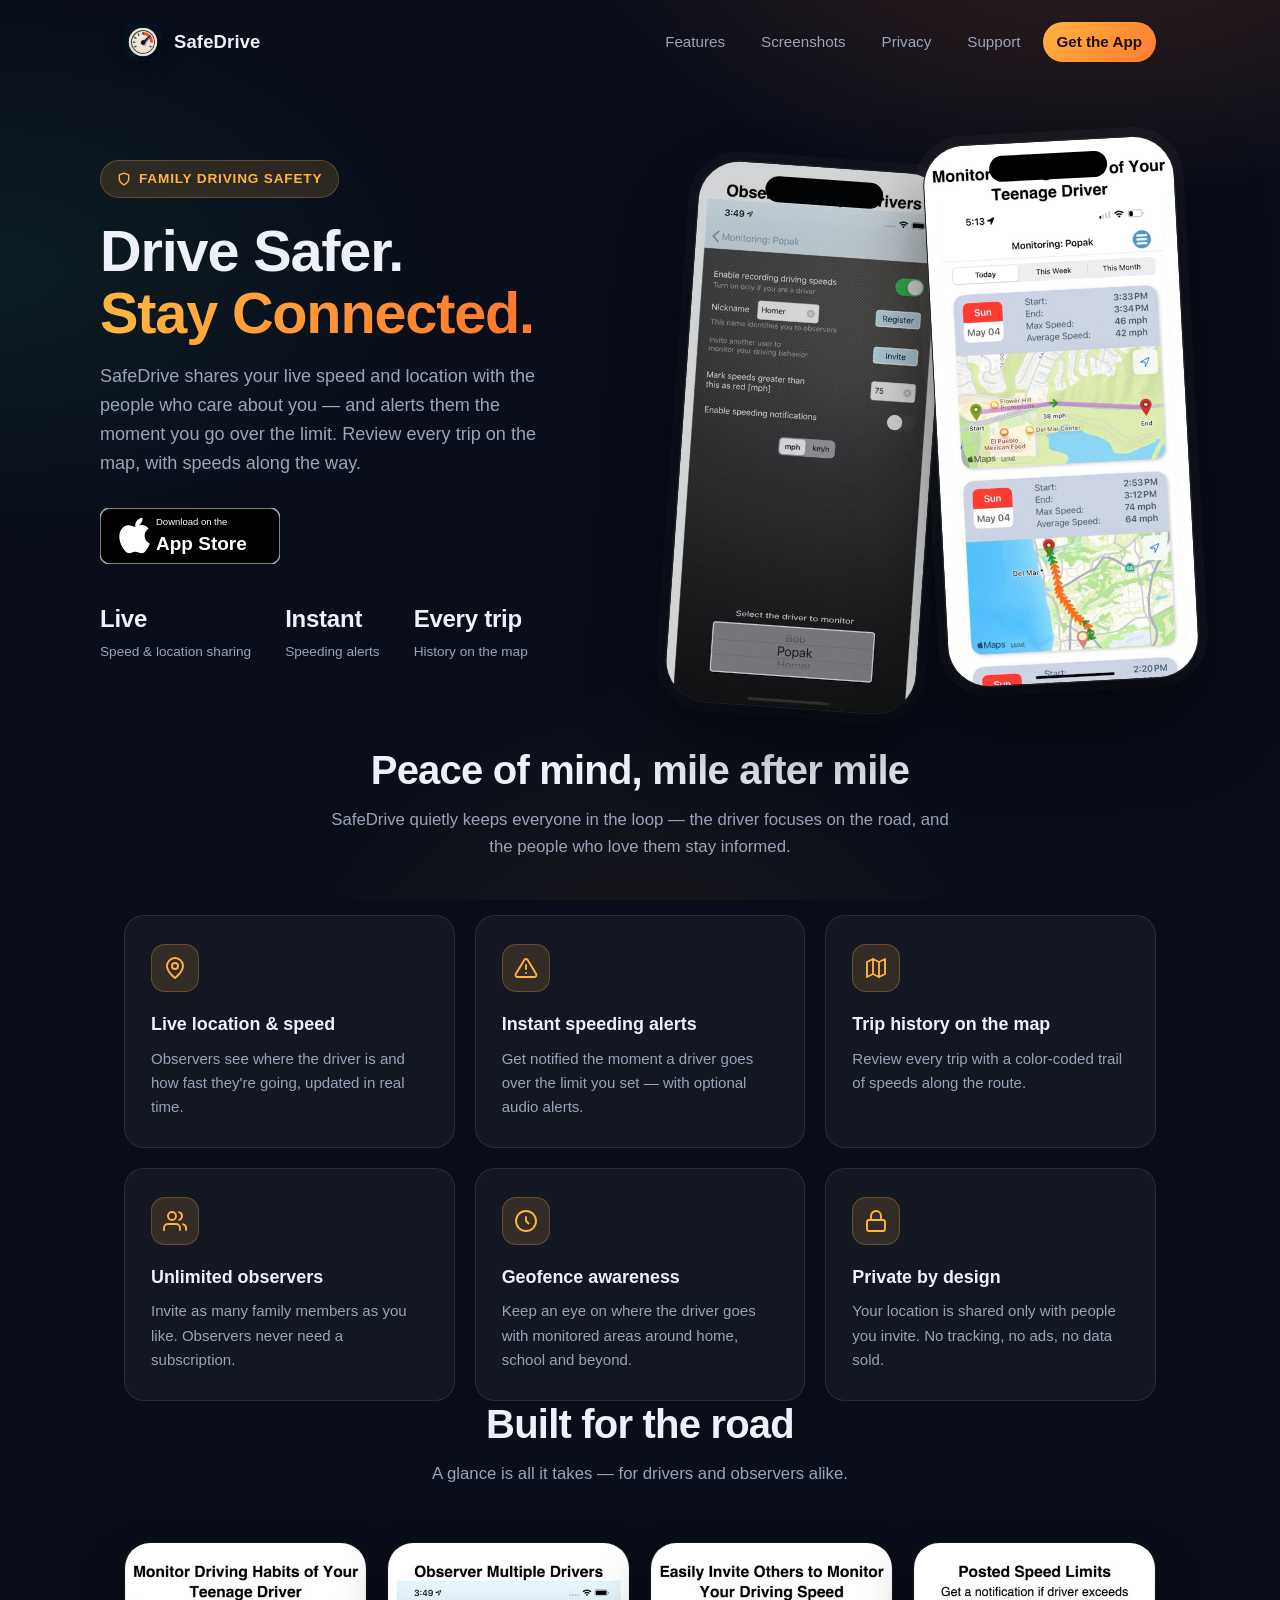
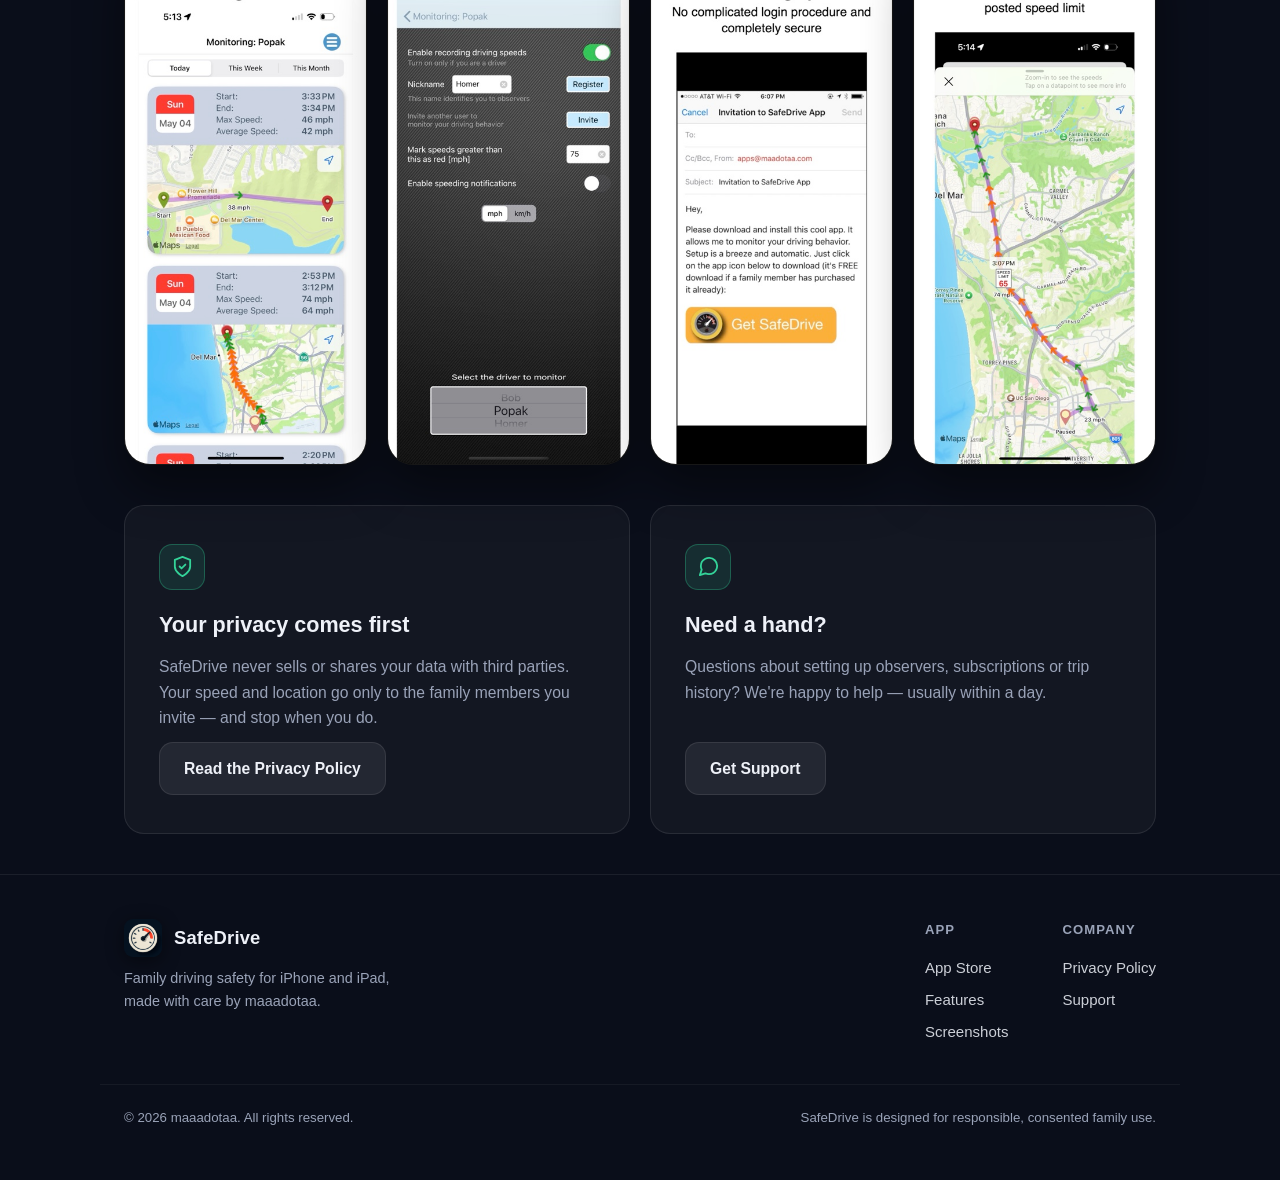
<file: index.html>
<!DOCTYPE html>
<html lang="en">
<head>
  <meta charset="UTF-8" />
  <meta name="viewport" content="width=device-width, initial-scale=1.0" />
  <title>SafeDrive — Drive Safer. Stay Connected.</title>
  <meta name="description" content="SafeDrive shares your live speed and location with the people who care about you, with instant speeding alerts and full trip history. Family driving safety for iPhone and iPad." />
  <meta property="og:title" content="SafeDrive — Drive Safer. Stay Connected." />
  <meta property="og:description" content="Live speed and location sharing for families, with instant speeding alerts and trip history." />
  <meta property="og:image" content="assets/img/app-icon-512.png" />
  <meta property="og:type" content="website" />
  <link rel="icon" type="image/png" sizes="32x32" href="assets/img/favicon-32.png" />
  <link rel="icon" type="image/png" sizes="128x128" href="assets/img/favicon-128.png" />
  <link rel="apple-touch-icon" href="assets/img/apple-touch-icon.png" />
  <link rel="stylesheet" href="assets/css/styles.css" />
</head>
<body>

  <!-- ======= Nav ======= -->
  <header class="wrap">
    <nav>
      <a class="brand" href="index.html">
        <img src="assets/img/app-icon-512.png" alt="SafeDrive app icon" />
        SafeDrive
      </a>
      <div class="nav-links">
        <a href="#features">Features</a>
        <a href="#screenshots">Screenshots</a>
        <a href="privacy.html">Privacy</a>
        <a href="support.html">Support</a>
        <a class="nav-cta" href="https://apps.apple.com/app/id1121073530">Get the App</a>
      </div>
    </nav>
  </header>

  <!-- ======= Hero ======= -->
  <section class="hero wrap" style="padding-top: 56px;">
    <div class="hero-copy">
      <span class="eyebrow">
        <svg width="14" height="14" viewBox="0 0 24 24" fill="none" stroke="currentColor" stroke-width="2.4" stroke-linecap="round" stroke-linejoin="round"><path d="M12 22s8-4 8-10V5l-8-3-8 3v7c0 6 8 10 8 10z"/></svg>
        Family driving safety
      </span>
      <h1>Drive Safer.<br /><span class="grad">Stay Connected.</span></h1>
      <p class="lede">
        SafeDrive shares your live speed and location with the people who care
        about you — and alerts them the moment you go over the limit. Review
        every trip on the map, with speeds along the way.
      </p>
      <div class="hero-actions">
        <a class="store-badge" href="https://apps.apple.com/app/id1121073530" aria-label="Download SafeDrive on the App Store">
          <svg xmlns="http://www.w3.org/2000/svg" viewBox="0 0 180 56">
            <rect width="180" height="56" rx="10" fill="#000" stroke="#A6A6A6" stroke-width="1.5"/>
            <path d="M44.6 27.9c0-4.7 3.8-7 4-7.1-2.2-3.2-5.6-3.7-6.8-3.7-2.9-.3-5.6 1.7-7.1 1.7-1.5 0-3.7-1.7-6.1-1.6-3.2 0-6.1 1.8-7.7 4.7-3.3 5.7-.8 14.1 2.4 18.7 1.6 2.3 3.4 4.8 5.9 4.7 2.4-.1 3.3-1.5 6.1-1.5 2.9 0 3.7 1.5 6.2 1.5 2.6 0 4.2-2.3 5.7-4.6 1.8-2.6 2.5-5.2 2.6-5.3-.1-.1-5-1.9-5.2-7.5zM40.6 15.7c1.3-1.6 2.2-3.8 1.9-6-1.9.1-4.1 1.2-5.4 2.8-1.2 1.4-2.2 3.6-1.9 5.7 2.1.2 4.2-1 5.4-2.5z" fill="#fff"/>
            <text x="56" y="17" font-family="-apple-system, 'Helvetica Neue', Arial, sans-serif" font-size="9.5" fill="#fff">Download on the</text>
            <text x="56" y="42" font-family="-apple-system, 'Helvetica Neue', Arial, sans-serif" font-size="19" font-weight="600" fill="#fff">App&nbsp;Store</text>
          </svg>
        </a>
      </div>
      <div class="hero-stats">
        <div class="stat"><b>Live</b><span>Speed &amp; location sharing</span></div>
        <div class="stat"><b>Instant</b><span>Speeding alerts</span></div>
        <div class="stat"><b>Every trip</b><span>History on the map</span></div>
      </div>
    </div>

    <div class="hero-visual">
      <div class="glow-orb"></div>
      <div class="phone back">
        <img src="assets/img/screenshot-2.jpg" alt="SafeDrive live map with speed" />
        <div class="notch"></div>
      </div>
      <div class="phone front">
        <img src="assets/img/screenshot-1.jpg" alt="SafeDrive live speed display" />
        <div class="notch"></div>
      </div>
    </div>
  </section>

  <!-- ======= Features ======= -->
  <section id="features" class="wrap">
    <div class="sec-head">
      <h2>Peace of mind, mile after mile</h2>
      <p>
        SafeDrive quietly keeps everyone in the loop — the driver focuses on the
        road, and the people who love them stay informed.
      </p>
    </div>
    <div class="features">
      <div class="feature">
        <div class="icon">
          <svg viewBox="0 0 24 24" fill="none" stroke-width="1.9" stroke-linecap="round" stroke-linejoin="round"><path d="M20 10c0 6-8 12-8 12s-8-6-8-12a8 8 0 0 1 16 0z"/><circle cx="12" cy="10" r="3"/></svg>
        </div>
        <h3>Live location &amp; speed</h3>
        <p>Observers see where the driver is and how fast they're going, updated in real time.</p>
      </div>
      <div class="feature">
        <div class="icon">
          <svg viewBox="0 0 24 24" fill="none" stroke-width="1.9" stroke-linecap="round" stroke-linejoin="round"><path d="M10.3 3.9 1.8 18a2 2 0 0 0 1.7 3h17a2 2 0 0 0 1.7-3L13.7 3.9a2 2 0 0 0-3.4 0z"/><line x1="12" y1="9" x2="12" y2="13"/><line x1="12" y1="17" x2="12.01" y2="17"/></svg>
        </div>
        <h3>Instant speeding alerts</h3>
        <p>Get notified the moment a driver goes over the limit you set — with optional audio alerts.</p>
      </div>
      <div class="feature">
        <div class="icon">
          <svg viewBox="0 0 24 24" fill="none" stroke-width="1.9" stroke-linecap="round" stroke-linejoin="round"><polygon points="3 6 9 3 15 6 21 3 21 18 15 21 9 18 3 21"/><line x1="9" y1="3" x2="9" y2="18"/><line x1="15" y1="6" x2="15" y2="21"/></svg>
        </div>
        <h3>Trip history on the map</h3>
        <p>Review every trip with a color-coded trail of speeds along the route.</p>
      </div>
      <div class="feature">
        <div class="icon">
          <svg viewBox="0 0 24 24" fill="none" stroke-width="1.9" stroke-linecap="round" stroke-linejoin="round"><path d="M17 21v-2a4 4 0 0 0-4-4H5a4 4 0 0 0-4 4v2"/><circle cx="9" cy="7" r="4"/><path d="M23 21v-2a4 4 0 0 0-3-3.87"/><path d="M16 3.13a4 4 0 0 1 0 7.75"/></svg>
        </div>
        <h3>Unlimited observers</h3>
        <p>Invite as many family members as you like. Observers never need a subscription.</p>
      </div>
      <div class="feature">
        <div class="icon">
          <svg viewBox="0 0 24 24" fill="none" stroke-width="1.9" stroke-linecap="round" stroke-linejoin="round"><circle cx="12" cy="12" r="10"/><path d="M12 8v4l2.5 2.5"/></svg>
        </div>
        <h3>Geofence awareness</h3>
        <p>Keep an eye on where the driver goes with monitored areas around home, school and beyond.</p>
      </div>
      <div class="feature">
        <div class="icon">
          <svg viewBox="0 0 24 24" fill="none" stroke-width="1.9" stroke-linecap="round" stroke-linejoin="round"><rect x="3" y="11" width="18" height="11" rx="2"/><path d="M7 11V7a5 5 0 0 1 10 0v4"/></svg>
        </div>
        <h3>Private by design</h3>
        <p>Your location is shared only with people you invite. No tracking, no ads, no data sold.</p>
      </div>
    </div>
  </section>

  <!-- ======= Screenshots ======= -->
  <section id="screenshots" class="wrap">
    <div class="sec-head">
      <h2>Built for the road</h2>
      <p>A glance is all it takes — for drivers and observers alike.</p>
    </div>
    <div class="shots">
      <figure><img src="assets/img/screenshot-1.jpg" alt="SafeDrive live speed and location screen" /></figure>
      <figure><img src="assets/img/screenshot-2.jpg" alt="SafeDrive map view with speed trail" /></figure>
      <figure><img src="assets/img/screenshot-3.jpg" alt="SafeDrive monitored drivers screen" /></figure>
      <figure><img src="assets/img/screenshot-4.jpg" alt="SafeDrive trip history and settings" /></figure>
    </div>
  </section>

  <!-- ======= Privacy / Support ======= -->
  <section class="wrap" style="padding-top: 40px;">
    <div class="band">
      <div class="card">
        <div class="shield">
          <svg viewBox="0 0 24 24" fill="none" stroke-width="1.9" stroke-linecap="round" stroke-linejoin="round"><path d="M12 22s8-4 8-10V5l-8-3-8 3v7c0 6 8 10 8 10z"/><path d="M9 12l2 2 4-4"/></svg>
        </div>
        <h3>Your privacy comes first</h3>
        <p>
          SafeDrive never sells or shares your data with third parties. Your
          speed and location go only to the family members you invite — and
          stop when you do.
        </p>
        <a class="btn ghost" href="privacy.html">Read the Privacy Policy</a>
      </div>
      <div class="card">
        <div class="shield">
          <svg viewBox="0 0 24 24" fill="none" stroke-width="1.9" stroke-linecap="round" stroke-linejoin="round"><path d="M21 11.5a8.38 8.38 0 0 1-.9 3.8 8.5 8.5 0 0 1-7.6 4.7 8.38 8.38 0 0 1-3.8-.9L3 21l1.9-5.7a8.38 8.38 0 0 1-.9-3.8 8.5 8.5 0 0 1 4.7-7.6 8.38 8.38 0 0 1 3.8-.9h.5a8.48 8.48 0 0 1 8 8v.5z"/></svg>
        </div>
        <h3>Need a hand?</h3>
        <p>
          Questions about setting up observers, subscriptions or trip history?
          We're happy to help — usually within a day.
        </p>
        <a class="btn ghost" href="support.html">Get Support</a>
      </div>
    </div>
  </section>

  <!-- ======= Footer ======= -->
  <footer>
    <div class="wrap footer-grid">
      <div class="footer-brand">
        <a class="brand" href="index.html">
          <img src="assets/img/app-icon-512.png" alt="SafeDrive app icon" />
          SafeDrive
        </a>
        <p>Family driving safety for iPhone and iPad, made with care by maaadotaa.</p>
      </div>
      <div class="footer-links">
        <div>
          <h4>App</h4>
          <a href="https://apps.apple.com/app/id1121073530">App Store</a>
          <a href="#features">Features</a>
          <a href="#screenshots">Screenshots</a>
        </div>
        <div>
          <h4>Company</h4>
          <a href="privacy.html">Privacy Policy</a>
          <a href="support.html">Support</a>
        </div>
      </div>
    </div>
    <div class="wrap copyright">
      <span>© 2026 maaadotaa. All rights reserved.</span>
      <span>SafeDrive is designed for responsible, consented family use.</span>
    </div>
  </footer>

</body>
</html>
</file>
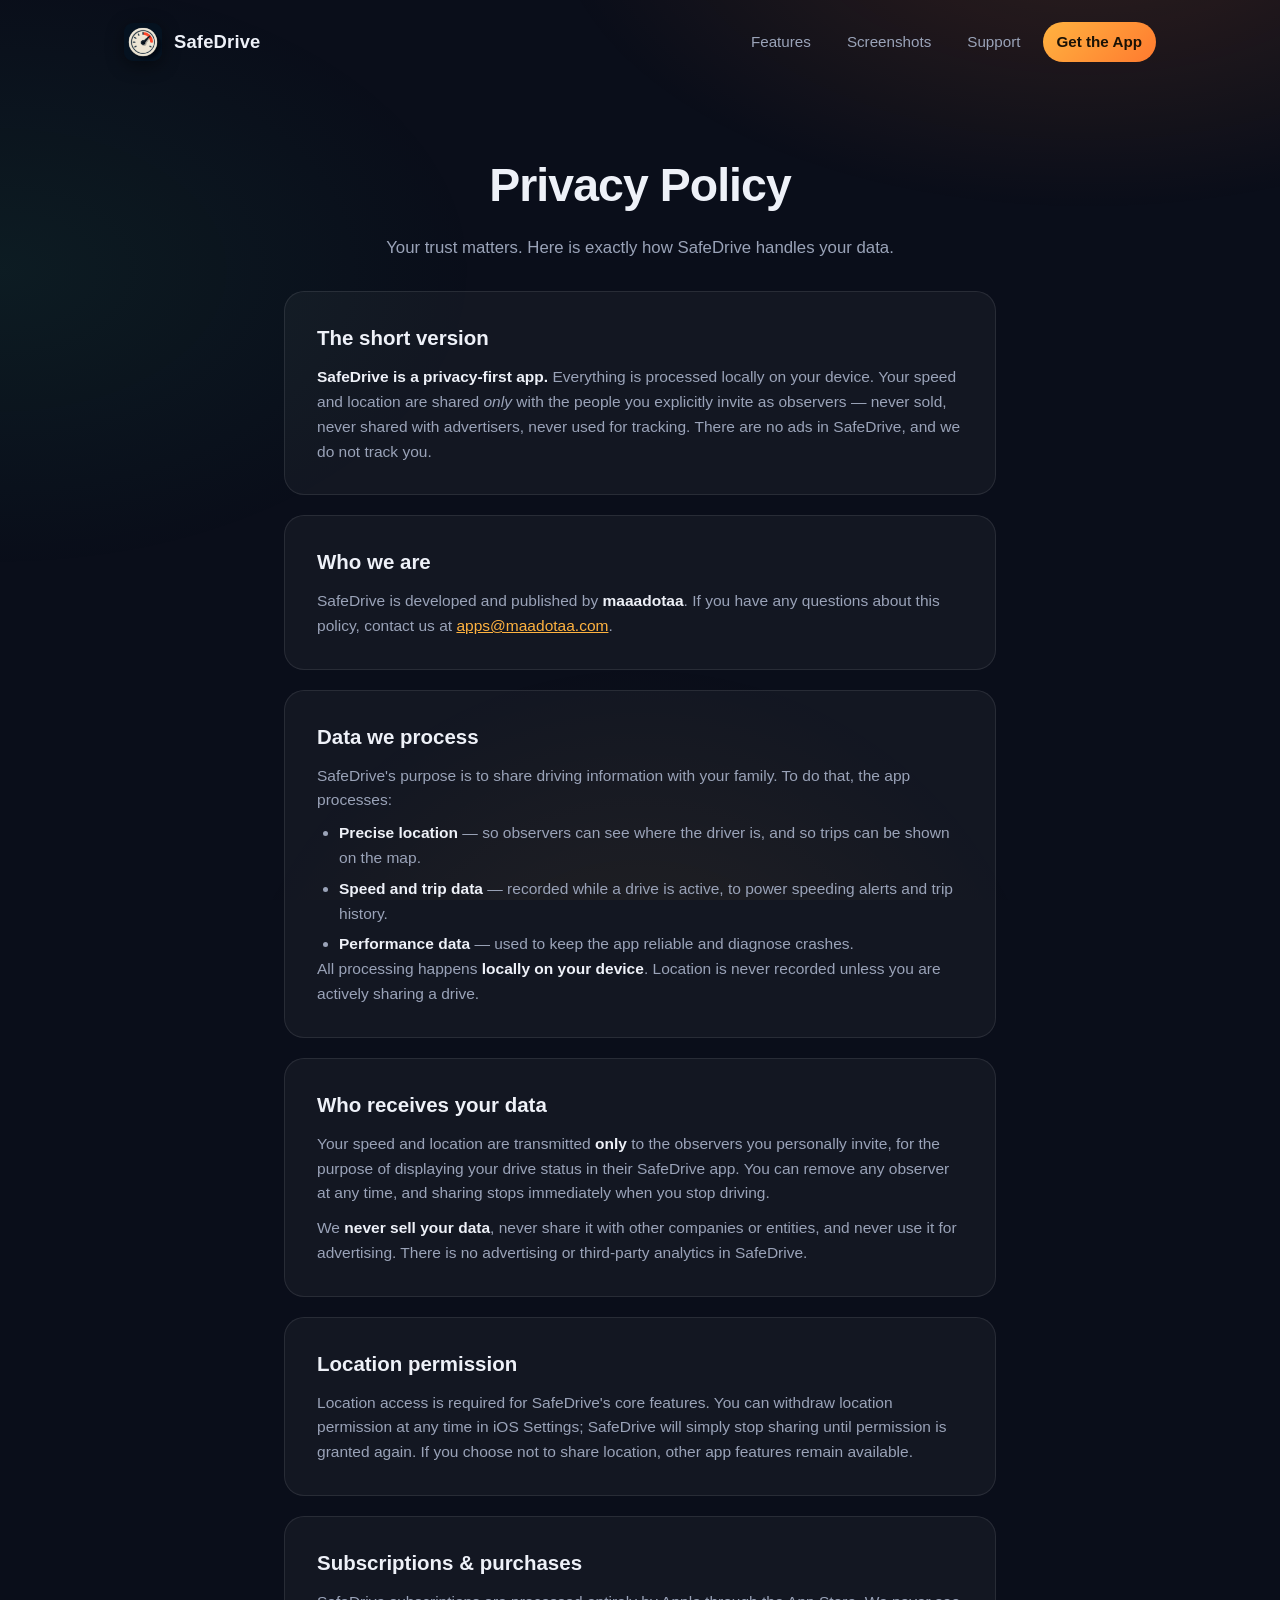
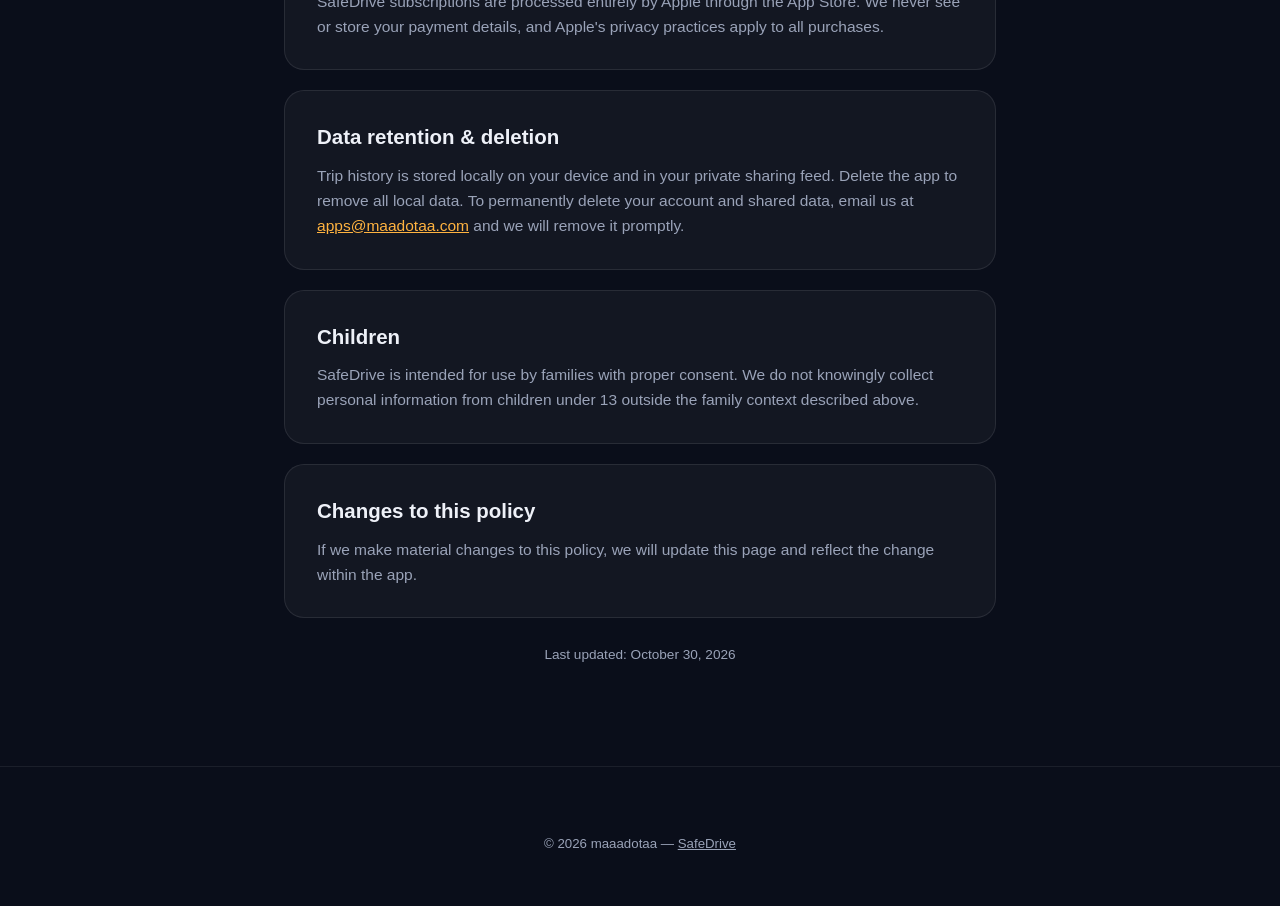
<file: privacy.html>
<!DOCTYPE html>
<html lang="en">
<head>
  <meta charset="UTF-8" />
  <meta name="viewport" content="width=device-width, initial-scale=1.0" />
  <title>Privacy Policy — SafeDrive</title>
  <meta name="description" content="SafeDrive privacy policy — your speed and location are shared only with the people you invite. No tracking, no ads, no data sold." />
  <link rel="icon" type="image/png" sizes="32x32" href="assets/img/favicon-32.png" />
  <link rel="icon" type="image/png" sizes="128x128" href="assets/img/favicon-128.png" />
  <link rel="apple-touch-icon" href="assets/img/apple-touch-icon.png" />
  <link rel="stylesheet" href="assets/css/styles.css" />
</head>
<body>

  <header class="wrap">
    <nav>
      <a class="brand" href="index.html">
        <img src="assets/img/app-icon-512.png" alt="SafeDrive app icon" />
        SafeDrive
      </a>
      <div class="nav-links">
        <a href="index.html#features">Features</a>
        <a href="index.html#screenshots">Screenshots</a>
        <a href="support.html">Support</a>
        <a class="nav-cta" href="https://apps.apple.com/app/id1121073530">Get the App</a>
      </div>
    </nav>
  </header>

  <div class="page-head wrap">
    <h1>Privacy Policy</h1>
    <p>Your trust matters. Here is exactly how SafeDrive handles your data.</p>
  </div>

  <div class="prose wrap">
    <div class="block">
      <h2>The short version</h2>
      <p>
        <strong style="color: var(--text);">SafeDrive is a privacy-first app.</strong>
        Everything is processed locally on your device. Your speed and location
        are shared <em>only</em> with the people you explicitly invite as
        observers — never sold, never shared with advertisers, never used for
        tracking. There are no ads in SafeDrive, and we do not track you.
      </p>
    </div>

    <div class="block">
      <h2>Who we are</h2>
      <p>
        SafeDrive is developed and published by <strong style="color: var(--text);">maaadotaa</strong>.
        If you have any questions about this policy, contact us at
        <a href="mailto:apps@maadotaa.com" style="color: var(--accent);">apps@maadotaa.com</a>.
      </p>
    </div>

    <div class="block">
      <h2>Data we process</h2>
      <p>SafeDrive's purpose is to share driving information with your family. To do that, the app processes:</p>
      <ul>
        <li><strong style="color: var(--text);">Precise location</strong> — so observers can see where the driver is, and so trips can be shown on the map.</li>
        <li><strong style="color: var(--text);">Speed and trip data</strong> — recorded while a drive is active, to power speeding alerts and trip history.</li>
        <li><strong style="color: var(--text);">Performance data</strong> — used to keep the app reliable and diagnose crashes.</li>
      </ul>
      <p>
        All processing happens <strong style="color: var(--text);">locally on your device</strong>.
        Location is never recorded unless you are actively sharing a drive.
      </p>
    </div>

    <div class="block">
      <h2>Who receives your data</h2>
      <p>
        Your speed and location are transmitted <strong style="color: var(--text);">only</strong>
        to the observers you personally invite, for the purpose of displaying
        your drive status in their SafeDrive app. You can remove any observer at
        any time, and sharing stops immediately when you stop driving.
      </p>
      <p>
        We <strong style="color: var(--text);">never sell your data</strong>, never share it
        with other companies or entities, and never use it for advertising.
        There is no advertising or third-party analytics in SafeDrive.
      </p>
    </div>

    <div class="block">
      <h2>Location permission</h2>
      <p>
        Location access is required for SafeDrive's core features. You can
        withdraw location permission at any time in iOS Settings; SafeDrive
        will simply stop sharing until permission is granted again. If you
        choose not to share location, other app features remain available.
      </p>
    </div>

    <div class="block">
      <h2>Subscriptions &amp; purchases</h2>
      <p>
        SafeDrive subscriptions are processed entirely by Apple through the App
        Store. We never see or store your payment details, and Apple's privacy
        practices apply to all purchases.
      </p>
    </div>

    <div class="block">
      <h2>Data retention &amp; deletion</h2>
      <p>
        Trip history is stored locally on your device and in your private
        sharing feed. Delete the app to remove all local data. To permanently
        delete your account and shared data, email us at
        <a href="mailto:apps@maadotaa.com" style="color: var(--accent);">apps@maadotaa.com</a>
        and we will remove it promptly.
      </p>
    </div>

    <div class="block">
      <h2>Children</h2>
      <p>
        SafeDrive is intended for use by families with proper consent. We do
        not knowingly collect personal information from children under 13
        outside the family context described above.
      </p>
    </div>

    <div class="block">
      <h2>Changes to this policy</h2>
      <p>
        If we make material changes to this policy, we will update this page
        and reflect the change within the app.
      </p>
    </div>

    <p class="updated">Last updated: October 30, 2026</p>
  </div>

  <footer>
    <div class="wrap copyright" style="border-top: none; margin-top: 0; justify-content: center;">
      <span>© 2026 maaadotaa — <a href="index.html" style="color: var(--text-dim);">SafeDrive</a></span>
    </div>
  </footer>

</body>
</html>
</file>
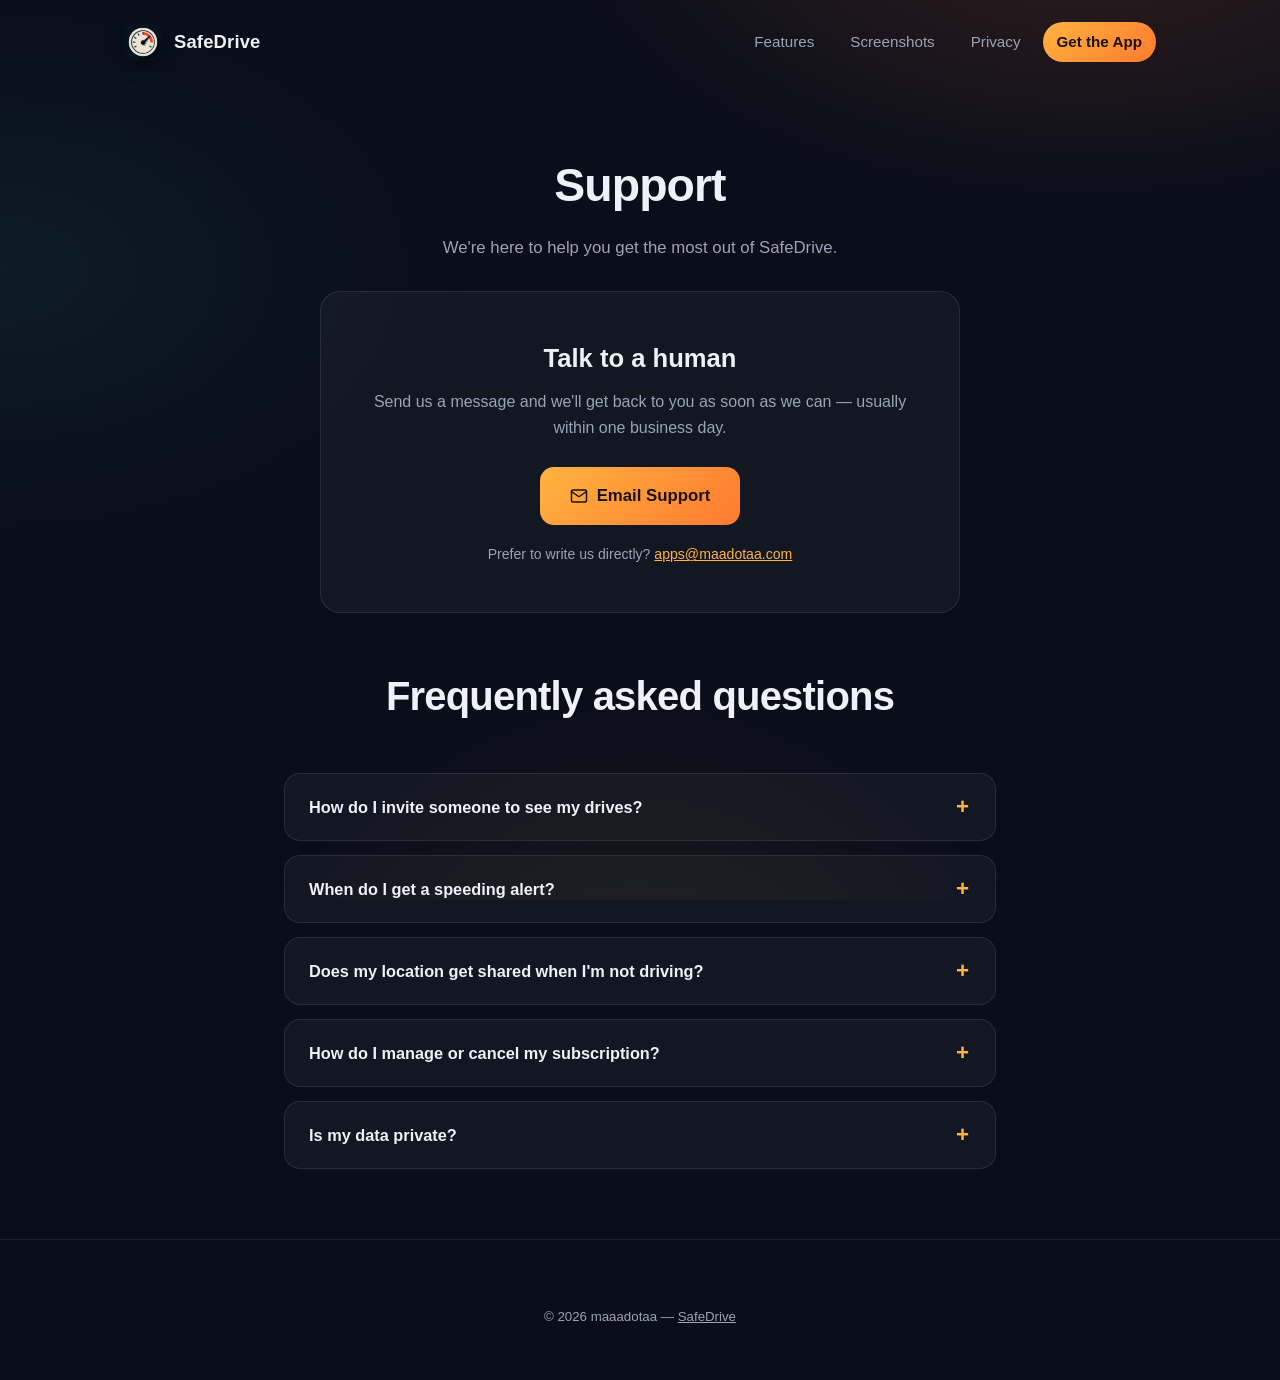
<file: support.html>
<!DOCTYPE html>
<html lang="en">
<head>
  <meta charset="UTF-8" />
  <meta name="viewport" content="width=device-width, initial-scale=1.0" />
  <title>Support — SafeDrive</title>
  <meta name="description" content="Need help with SafeDrive? Contact our support team and get answers to common questions about observers, alerts and subscriptions." />
  <link rel="icon" type="image/png" sizes="32x32" href="assets/img/favicon-32.png" />
  <link rel="icon" type="image/png" sizes="128x128" href="assets/img/favicon-128.png" />
  <link rel="apple-touch-icon" href="assets/img/apple-touch-icon.png" />
  <link rel="stylesheet" href="assets/css/styles.css" />
</head>
<body>

  <header class="wrap">
    <nav>
      <a class="brand" href="index.html">
        <img src="assets/img/app-icon-512.png" alt="SafeDrive app icon" />
        SafeDrive
      </a>
      <div class="nav-links">
        <a href="index.html#features">Features</a>
        <a href="index.html#screenshots">Screenshots</a>
        <a href="privacy.html">Privacy</a>
        <a class="nav-cta" href="https://apps.apple.com/app/id1121073530">Get the App</a>
      </div>
    </nav>
  </header>

  <div class="page-head wrap">
    <h1>Support</h1>
    <p>We're here to help you get the most out of SafeDrive.</p>
  </div>

  <div class="wrap">
    <div class="support-panel">
      <h2>Talk to a human</h2>
      <p>
        Send us a message and we'll get back to you as soon as we can —
        usually within one business day.
      </p>
      <a class="btn" href="mailto:apps@maadotaa.com?subject=need%20help%20with%20SafeDrive">
        <svg viewBox="0 0 24 24" fill="none" stroke="currentColor" stroke-width="2" stroke-linecap="round" stroke-linejoin="round"><path d="M4 4h16c1.1 0 2 .9 2 2v12c0 1.1-.9 2-2 2H4c-1.1 0-2-.9-2-2V6c0-1.1.9-2 2-2z"/><polyline points="22,6 12,13 2,6"/></svg>
        Email Support
      </a>
      <p style="margin: 18px 0 0; font-size: 0.88rem;">
        Prefer to write us directly? <a href="mailto:apps@maadotaa.com" style="color: var(--accent);">apps@maadotaa.com</a>
      </p>
    </div>
  </div>

  <div class="support-faq wrap">
    <div class="sec-head">
      <h2>Frequently asked questions</h2>
    </div>

    <details>
      <summary>How do I invite someone to see my drives?</summary>
      <p>
        Open the observers screen in SafeDrive, tap invite, and share the link
        with your family member. They'll install SafeDrive as an observer —
        no subscription needed on their side.
      </p>
    </details>

    <details>
      <summary>When do I get a speeding alert?</summary>
      <p>
        Observers are notified the moment a driver exceeds the speed limit set
        in the app, with optional audio alerts. You can adjust the limit and
        sensitivity at any time.
      </p>
    </details>

    <details>
      <summary>Does my location get shared when I'm not driving?</summary>
      <p>
        No. SafeDrive only shares your speed and location while a drive is
        active. When the drive ends, sharing stops.
      </p>
    </details>

    <details>
      <summary>How do I manage or cancel my subscription?</summary>
      <p>
        Subscriptions are managed by Apple. Go to Settings → your name →
        Subscriptions on your iPhone or iPad to view, change or cancel.
      </p>
    </details>

    <details>
      <summary>Is my data private?</summary>
      <p>
        Yes. Your location is shared only with observers you invite. SafeDrive
        has no ads, no tracking, and never sells your data. See our
        <a href="privacy.html" style="color: var(--accent);">Privacy Policy</a> for details.
      </p>
    </details>
  </div>

  <footer>
    <div class="wrap copyright" style="border-top: none; margin-top: 0; justify-content: center;">
      <span>© 2026 maaadotaa — <a href="index.html" style="color: var(--text-dim);">SafeDrive</a></span>
    </div>
  </footer>

</body>
</html>
</file>
<file: assets/css/styles.css>
/* ==========================================================================
   SafeDrive — website styles
   Dark, speedometer-inspired palette. Mobile-first, no frameworks.
   ========================================================================== */

:root {
  --bg: #0a0e1a;
  --bg-soft: #10162a;
  --card: rgba(255, 255, 255, 0.04);
  --card-border: rgba(255, 255, 255, 0.09);
  --text: #eef1f8;
  --text-dim: #9aa3b8;
  --accent: #ffb340;
  --accent-2: #ff7a2f;
  --accent-soft: rgba(255, 179, 64, 0.14);
  --green: #34d399;
  --radius: 20px;
  --maxw: 1080px;
  --font: -apple-system, BlinkMacSystemFont, "SF Pro Display", "Segoe UI",
    Roboto, "Helvetica Neue", Arial, sans-serif;
}

* {
  margin: 0;
  padding: 0;
  box-sizing: border-box;
}

html {
  scroll-behavior: smooth;
}

body {
  font-family: var(--font);
  background: var(--bg);
  color: var(--text);
  line-height: 1.6;
  -webkit-font-smoothing: antialiased;
  overflow-x: hidden;
}

/* Ambient background glows */
body::before {
  content: "";
  position: fixed;
  inset: 0;
  z-index: -1;
  background:
    radial-gradient(900px 500px at 85% -10%, rgba(255, 122, 47, 0.16), transparent 60%),
    radial-gradient(800px 500px at 0% 30%, rgba(52, 211, 153, 0.07), transparent 60%),
    radial-gradient(700px 700px at 50% 120%, rgba(255, 179, 64, 0.08), transparent 60%);
  pointer-events: none;
}

.wrap {
  max-width: var(--maxw);
  margin: 0 auto;
  padding: 0 24px;
}

/* ---------- Nav ---------- */
nav {
  display: flex;
  align-items: center;
  justify-content: space-between;
  padding: 22px 0;
}

.brand {
  display: flex;
  align-items: center;
  gap: 12px;
  text-decoration: none;
  color: var(--text);
  font-weight: 700;
  font-size: 1.15rem;
  letter-spacing: 0.01em;
}

.brand img {
  width: 38px;
  height: 38px;
  border-radius: 9px;
  box-shadow: 0 4px 18px rgba(0, 0, 0, 0.45);
}

.nav-links {
  display: flex;
  align-items: center;
  gap: 8px;
}

.nav-links a {
  color: var(--text-dim);
  text-decoration: none;
  font-size: 0.95rem;
  font-weight: 500;
  padding: 8px 14px;
  border-radius: 999px;
  transition: color 0.2s, background 0.2s;
}

.nav-links a:hover {
  color: var(--text);
  background: rgba(255, 255, 255, 0.06);
}

.nav-cta {
  background: linear-gradient(135deg, var(--accent), var(--accent-2)) !important;
  color: #1a1206 !important;
  font-weight: 700 !important;
}

.nav-cta:hover {
  filter: brightness(1.08);
  background: linear-gradient(135deg, var(--accent), var(--accent-2)) !important;
}

/* ---------- Hero ---------- */
.hero {
  display: grid;
  grid-template-columns: 1.05fr 0.95fr;
  gap: 48px;
  align-items: center;
  padding: 72px 0 64px;
}

.hero-copy .eyebrow {
  display: inline-flex;
  align-items: center;
  gap: 8px;
  font-size: 0.85rem;
  font-weight: 600;
  letter-spacing: 0.06em;
  text-transform: uppercase;
  color: var(--accent);
  background: var(--accent-soft);
  border: 1px solid rgba(255, 179, 64, 0.25);
  padding: 7px 16px;
  border-radius: 999px;
  margin-bottom: 22px;
}

.hero h1 {
  font-size: clamp(2.4rem, 5.4vw, 3.6rem);
  line-height: 1.08;
  letter-spacing: -0.02em;
  margin-bottom: 18px;
}

.hero h1 .grad {
  background: linear-gradient(120deg, var(--accent) 10%, var(--accent-2) 90%);
  -webkit-background-clip: text;
  background-clip: text;
  color: transparent;
}

.hero p.lede {
  color: var(--text-dim);
  font-size: 1.13rem;
  max-width: 46ch;
  margin-bottom: 30px;
}

.hero-actions {
  display: flex;
  flex-wrap: wrap;
  align-items: center;
  gap: 20px;
  margin-bottom: 36px;
}

.store-badge {
  display: inline-block;
  transition: transform 0.2s ease, filter 0.2s ease;
}

.store-badge:hover {
  transform: translateY(-2px);
  filter: brightness(1.1);
}

.store-badge svg {
  height: 56px;
  width: auto;
  display: block;
}

.hero-stats {
  display: flex;
  gap: 34px;
  flex-wrap: wrap;
}

.hero-stats .stat b {
  display: block;
  font-size: 1.5rem;
  font-weight: 700;
  letter-spacing: -0.01em;
}

.hero-stats .stat span {
  color: var(--text-dim);
  font-size: 0.85rem;
}

/* Hero phone mockups */
.hero-visual {
  position: relative;
  display: flex;
  justify-content: center;
  min-height: 420px;
}

.phone {
  position: relative;
  background: #000;
  border-radius: 42px;
  border: 1px solid rgba(255, 255, 255, 0.14);
  box-shadow:
    0 40px 80px rgba(0, 0, 0, 0.55),
    0 0 0 9px rgba(255, 255, 255, 0.035);
  overflow: hidden;
  width: 252px;
}

.phone img {
  display: block;
  width: 100%;
  height: auto;
}

.phone .notch {
  position: absolute;
  top: 12px;
  left: 50%;
  transform: translateX(-50%);
  width: 118px;
  height: 26px;
  background: #000;
  border-radius: 14px;
  z-index: 2;
}

.phone.front {
  z-index: 2;
  margin-right: -54px;
  transform: rotate(-3deg);
}

.phone.back {
  z-index: 1;
  opacity: 0.82;
  transform: rotate(4deg) translateY(26px);
  margin-left: -54px;
}

.glow-orb {
  position: absolute;
  width: 340px;
  height: 340px;
  border-radius: 50%;
  background: radial-gradient(circle, rgba(255, 179, 64, 0.22), transparent 65%);
  filter: blur(10px);
  z-index: 0;
}

/* ---------- Sections ---------- */
section {
  padding: 84px 0;
}

.sec-head {
  text-align: center;
  max-width: 640px;
  margin: 0 auto 54px;
}

.sec-head h2 {
  font-size: clamp(1.8rem, 3.6vw, 2.5rem);
  letter-spacing: -0.02em;
  line-height: 1.15;
  margin-bottom: 14px;
}

.sec-head p {
  color: var(--text-dim);
  font-size: 1.05rem;
}

/* ---------- Features ---------- */
.features {
  display: grid;
  grid-template-columns: repeat(3, 1fr);
  gap: 20px;
}

.feature {
  background: var(--card);
  border: 1px solid var(--card-border);
  border-radius: var(--radius);
  padding: 28px 26px;
  transition: transform 0.25s ease, border-color 0.25s ease, background 0.25s ease;
}

.feature:hover {
  transform: translateY(-4px);
  border-color: rgba(255, 179, 64, 0.35);
  background: rgba(255, 255, 255, 0.055);
}

.feature .icon {
  width: 48px;
  height: 48px;
  border-radius: 14px;
  display: grid;
  place-items: center;
  background: var(--accent-soft);
  border: 1px solid rgba(255, 179, 64, 0.25);
  margin-bottom: 18px;
}

.feature .icon svg {
  width: 24px;
  height: 24px;
  stroke: var(--accent);
}

.feature h3 {
  font-size: 1.12rem;
  margin-bottom: 8px;
}

.feature p {
  color: var(--text-dim);
  font-size: 0.94rem;
}

/* ---------- Screenshots ---------- */
.shots {
  display: grid;
  grid-template-columns: repeat(4, 1fr);
  gap: 20px;
}

.shots figure {
  position: relative;
  border-radius: 26px;
  overflow: hidden;
  border: 1px solid var(--card-border);
  background: #000;
  box-shadow: 0 24px 48px rgba(0, 0, 0, 0.45);
  transition: transform 0.3s ease, box-shadow 0.3s ease;
}

.shots figure:hover {
  transform: translateY(-6px) scale(1.015);
  box-shadow: 0 34px 64px rgba(0, 0, 0, 0.6);
}

.shots img {
  display: block;
  width: 100%;
  height: auto;
}

/* ---------- Privacy / support bands ---------- */
.band {
  display: grid;
  grid-template-columns: 1fr 1fr;
  gap: 20px;
}

.band .card {
  background: var(--card);
  border: 1px solid var(--card-border);
  border-radius: var(--radius);
  padding: 38px 34px;
  display: flex;
  flex-direction: column;
  align-items: flex-start;
  gap: 12px;
}

.band .card h3 {
  font-size: 1.35rem;
}

.band .card p {
  color: var(--text-dim);
  font-size: 0.98rem;
  flex: 1;
}

.band .card .shield {
  width: 46px;
  height: 46px;
  border-radius: 13px;
  display: grid;
  place-items: center;
  background: rgba(52, 211, 153, 0.12);
  border: 1px solid rgba(52, 211, 153, 0.3);
  margin-bottom: 6px;
}

.band .card .shield svg {
  width: 23px;
  height: 23px;
  stroke: var(--green);
}

.btn {
  display: inline-flex;
  align-items: center;
  gap: 9px;
  font-family: var(--font);
  font-size: 0.98rem;
  font-weight: 700;
  text-decoration: none;
  color: #1a1206;
  background: linear-gradient(135deg, var(--accent), var(--accent-2));
  padding: 13px 24px;
  border-radius: 14px;
  border: none;
  cursor: pointer;
  transition: filter 0.2s, transform 0.2s;
}

.btn:hover {
  filter: brightness(1.08);
  transform: translateY(-1px);
}

.btn.ghost {
  background: rgba(255, 255, 255, 0.07);
  color: var(--text);
  border: 1px solid var(--card-border);
}

.btn.ghost:hover {
  background: rgba(255, 255, 255, 0.12);
}

.btn svg {
  width: 18px;
  height: 18px;
}

/* ---------- Footer ---------- */
footer {
  border-top: 1px solid rgba(255, 255, 255, 0.07);
  padding: 44px 0 52px;
  margin-top: 40px;
}

.footer-grid {
  display: flex;
  justify-content: space-between;
  align-items: flex-start;
  gap: 32px;
  flex-wrap: wrap;
}

.footer-brand p {
  color: var(--text-dim);
  font-size: 0.9rem;
  max-width: 34ch;
  margin-top: 10px;
}

.footer-links {
  display: flex;
  gap: 54px;
  flex-wrap: wrap;
}

.footer-links h4 {
  font-size: 0.82rem;
  text-transform: uppercase;
  letter-spacing: 0.08em;
  color: var(--text-dim);
  margin-bottom: 12px;
}

.footer-links a {
  display: block;
  color: var(--text);
  text-decoration: none;
  font-size: 0.94rem;
  padding: 4px 0;
  opacity: 0.85;
  transition: opacity 0.2s;
}

.footer-links a:hover {
  opacity: 1;
}

.copyright {
  margin-top: 36px;
  padding-top: 22px;
  border-top: 1px solid rgba(255, 255, 255, 0.05);
  color: var(--text-dim);
  font-size: 0.83rem;
  display: flex;
  justify-content: space-between;
  gap: 16px;
  flex-wrap: wrap;
}

/* ---------- Sub pages (privacy / support) ---------- */
.page-head {
  padding: 64px 0 30px;
  text-align: center;
}

.page-head h1 {
  font-size: clamp(2rem, 4.4vw, 2.9rem);
  letter-spacing: -0.02em;
  margin-bottom: 12px;
}

.page-head p {
  color: var(--text-dim);
  font-size: 1.05rem;
}

.prose {
  max-width: 760px;
  margin: 0 auto;
  padding-bottom: 60px;
}

.prose .block {
  background: var(--card);
  border: 1px solid var(--card-border);
  border-radius: var(--radius);
  padding: 30px 32px;
  margin-bottom: 20px;
}

.prose h2 {
  font-size: 1.28rem;
  margin-bottom: 10px;
}

.prose p,
.prose li {
  color: var(--text-dim);
  font-size: 0.97rem;
}

.prose p + p {
  margin-top: 10px;
}

.prose ul {
  padding-left: 22px;
  margin-top: 8px;
  display: grid;
  gap: 6px;
}

.prose .updated {
  color: var(--text-dim);
  font-size: 0.85rem;
  text-align: center;
  margin-top: 26px;
}

.support-panel {
  max-width: 640px;
  margin: 0 auto 60px;
  background: var(--card);
  border: 1px solid var(--card-border);
  border-radius: var(--radius);
  padding: 46px 40px;
  text-align: center;
}

.support-panel h2 {
  font-size: 1.6rem;
  margin-bottom: 10px;
}

.support-panel p {
  color: var(--text-dim);
  margin-bottom: 26px;
}

.support-panel .btn {
  font-size: 1.05rem;
  padding: 16px 30px;
}

.support-faq {
  max-width: 760px;
  margin: 0 auto 70px;
}

.support-faq details {
  background: var(--card);
  border: 1px solid var(--card-border);
  border-radius: 16px;
  padding: 20px 24px;
  margin-bottom: 14px;
  cursor: pointer;
}

.support-faq summary {
  font-weight: 650;
  font-size: 1.02rem;
  list-style: none;
  position: relative;
  padding-right: 28px;
}

.support-faq summary::-webkit-details-marker {
  display: none;
}

.support-faq summary::after {
  content: "+";
  position: absolute;
  right: 2px;
  top: 50%;
  transform: translateY(-50%);
  color: var(--accent);
  font-size: 1.4rem;
  font-weight: 600;
}

.support-faq details[open] summary::after {
  content: "–";
}

.support-faq details p {
  color: var(--text-dim);
  font-size: 0.95rem;
  margin-top: 12px;
}

/* ---------- Responsive ---------- */
@media (max-width: 900px) {
  .hero {
    grid-template-columns: 1fr;
    padding: 44px 0 40px;
    text-align: center;
  }

  .hero p.lede {
    margin-left: auto;
    margin-right: auto;
  }

  .hero-actions,
  .hero-stats {
    justify-content: center;
  }

  .hero-visual {
    min-height: 360px;
  }

  .features {
    grid-template-columns: 1fr 1fr;
  }

  .shots {
    grid-template-columns: 1fr 1fr;
  }

  .band {
    grid-template-columns: 1fr;
  }

  .nav-links a:not(.nav-cta) {
    display: none;
  }
}

@media (max-width: 560px) {
  .features,
  .shots {
    grid-template-columns: 1fr;
  }

  .phone {
    width: 208px;
    border-radius: 34px;
  }

  .hero-visual {
    min-height: 320px;
  }

  .footer-grid {
    flex-direction: column;
  }
}
</file>
